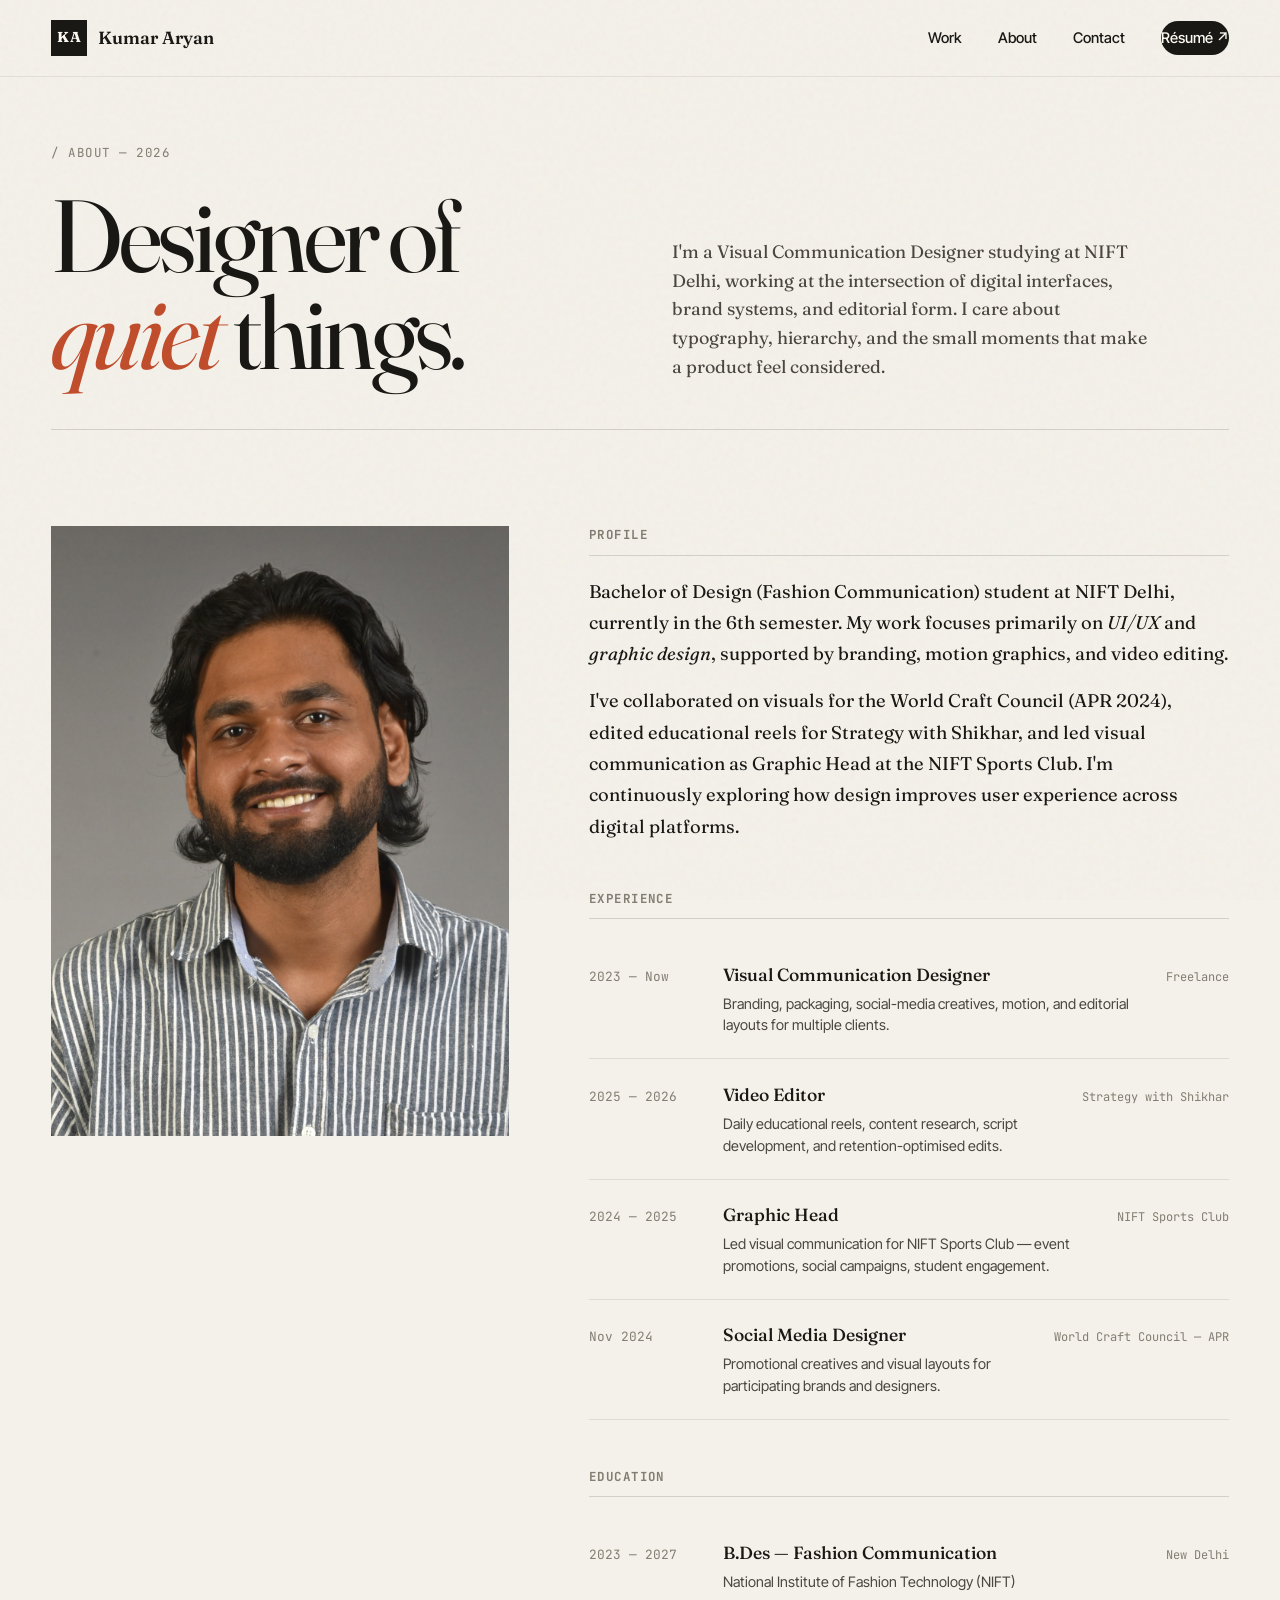
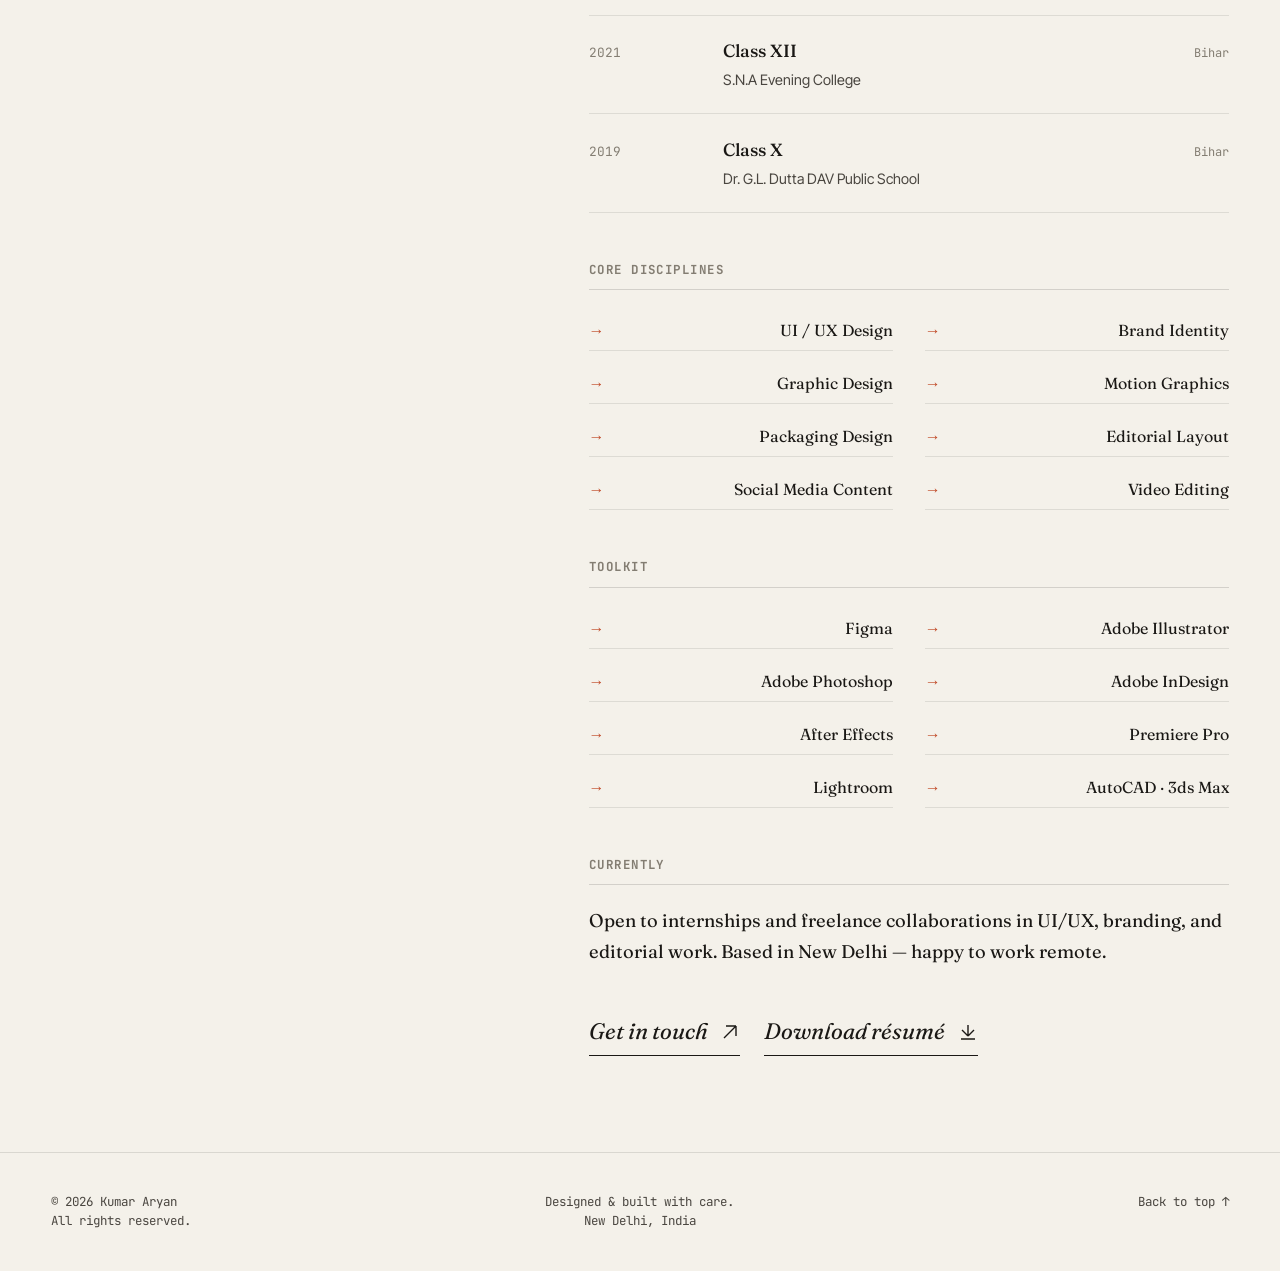
<file: about.html>
<!DOCTYPE html>
<html lang="en">
<head>
<meta charset="UTF-8" />
<meta name="viewport" content="width=device-width, initial-scale=1.0" />
<title>About — Kumar Aryan</title>
<meta name="description" content="About Kumar Aryan — Visual Communication Designer based in New Delhi. Bachelor of Design student at NIFT Delhi with focus on UI/UX and graphics." />
<link rel="icon" href="data:image/svg+xml,%3Csvg xmlns='http://www.w3.org/2000/svg' viewBox='0 0 100 100'%3E%3Ctext y='.9em' font-size='90' font-family='serif' font-weight='700'%3EK%3C/text%3E%3C/svg%3E" />
<link rel="preconnect" href="https://fonts.googleapis.com">
<link rel="preconnect" href="https://fonts.gstatic.com" crossorigin>
<link href="https://fonts.googleapis.com/css2?family=Fraunces:ital,opsz,wght@0,9..144,300;0,9..144,400;0,9..144,500;0,9..144,600;0,9..144,700;0,9..144,900;1,9..144,400;1,9..144,500&family=JetBrains+Mono:wght@400;500&family=Inter+Tight:wght@400;500;600&display=swap" rel="stylesheet">
<link rel="stylesheet" href="styles.css" />
</head>
<body>

<div class="grain"></div>

<!-- NAV -->
<header class="nav">
  <a href="index.html" class="nav__logo">
    <span class="nav__logo-mark">KA</span>
    <span class="nav__logo-text">Kumar Aryan</span>
  </a>
  <nav class="nav__menu">
    <a href="index.html#work">Work</a>
    <a href="about.html">About</a>
    <a href="contact.html">Contact</a>
    <a href="assets/Kumar-Aryan-Resume.pdf" target="_blank" rel="noopener" class="nav__cta">Résumé ↗</a>
  </nav>
  <button class="nav__burger" aria-label="Menu">
    <span></span><span></span>
  </button>
</header>

<main class="page">
  <header class="page__header">
    <div>
      <p class="page__eyebrow">/ About — 2026</p>
      <h1 class="page__title">Designer of <em>quiet</em> things.</h1>
    </div>
    <p class="page__intro">
      I'm a Visual Communication Designer studying at NIFT Delhi, working at the intersection of digital interfaces, brand systems, and editorial form. I care about typography, hierarchy, and the small moments that make a product feel considered.
    </p>
  </header>

  <div class="about-grid">

    <div class="about__photo">
      <img src="assets/aryan.jpeg" alt="Portrait of Kumar Aryan" />
    </div>

    <div class="about__content">

      <h3>Profile</h3>
      <p>
        Bachelor of Design (Fashion Communication) student at NIFT Delhi, currently in the 6th semester. My work focuses primarily on <em>UI/UX</em> and <em>graphic design</em>, supported by branding, motion graphics, and video editing.
      </p>
      <p>
        I've collaborated on visuals for the World Craft Council (APR 2024), edited educational reels for Strategy with Shikhar, and led visual communication as Graphic Head at the NIFT Sports Club. I'm continuously exploring how design improves user experience across digital platforms.
      </p>

      <h3>Experience</h3>

      <div class="timeline-item">
        <span class="timeline-item__year">2023 — Now</span>
        <div>
          <div class="timeline-item__title">Visual Communication Designer</div>
          <div class="timeline-item__desc">Branding, packaging, social-media creatives, motion, and editorial layouts for multiple clients.</div>
        </div>
        <span class="timeline-item__place">Freelance</span>
      </div>

      <div class="timeline-item">
        <span class="timeline-item__year">2025 — 2026</span>
        <div>
          <div class="timeline-item__title">Video Editor</div>
          <div class="timeline-item__desc">Daily educational reels, content research, script development, and retention-optimised edits.</div>
        </div>
        <span class="timeline-item__place">Strategy with Shikhar</span>
      </div>

      <div class="timeline-item">
        <span class="timeline-item__year">2024 — 2025</span>
        <div>
          <div class="timeline-item__title">Graphic Head</div>
          <div class="timeline-item__desc">Led visual communication for NIFT Sports Club — event promotions, social campaigns, student engagement.</div>
        </div>
        <span class="timeline-item__place">NIFT Sports Club</span>
      </div>

      <div class="timeline-item">
        <span class="timeline-item__year">Nov 2024</span>
        <div>
          <div class="timeline-item__title">Social Media Designer</div>
          <div class="timeline-item__desc">Promotional creatives and visual layouts for participating brands and designers.</div>
        </div>
        <span class="timeline-item__place">World Craft Council — APR</span>
      </div>

      <h3>Education</h3>

      <div class="timeline-item">
        <span class="timeline-item__year">2023 — 2027</span>
        <div>
          <div class="timeline-item__title">B.Des — Fashion Communication</div>
          <div class="timeline-item__desc">National Institute of Fashion Technology (NIFT)</div>
        </div>
        <span class="timeline-item__place">New Delhi</span>
      </div>

      <div class="timeline-item">
        <span class="timeline-item__year">2021</span>
        <div>
          <div class="timeline-item__title">Class XII</div>
          <div class="timeline-item__desc">S.N.A Evening College</div>
        </div>
        <span class="timeline-item__place">Bihar</span>
      </div>

      <div class="timeline-item">
        <span class="timeline-item__year">2019</span>
        <div>
          <div class="timeline-item__title">Class X</div>
          <div class="timeline-item__desc">Dr. G.L. Dutta DAV Public School</div>
        </div>
        <span class="timeline-item__place">Bihar</span>
      </div>

      <h3>Core Disciplines</h3>
      <div class="skills-grid">
        <div class="skill-pill">UI / UX Design</div>
        <div class="skill-pill">Brand Identity</div>
        <div class="skill-pill">Graphic Design</div>
        <div class="skill-pill">Motion Graphics</div>
        <div class="skill-pill">Packaging Design</div>
        <div class="skill-pill">Editorial Layout</div>
        <div class="skill-pill">Social Media Content</div>
        <div class="skill-pill">Video Editing</div>
      </div>

      <h3>Toolkit</h3>
      <div class="skills-grid">
        <div class="skill-pill">Figma</div>
        <div class="skill-pill">Adobe Illustrator</div>
        <div class="skill-pill">Adobe Photoshop</div>
        <div class="skill-pill">Adobe InDesign</div>
        <div class="skill-pill">After Effects</div>
        <div class="skill-pill">Premiere Pro</div>
        <div class="skill-pill">Lightroom</div>
        <div class="skill-pill">AutoCAD · 3ds Max</div>
      </div>

      <h3>Currently</h3>
      <p>
        Open to internships and freelance collaborations in UI/UX, branding, and editorial work. Based in New Delhi — happy to work remote.
      </p>

      <div style="margin-top: 3rem; display: flex; gap: 1.5rem; flex-wrap: wrap;">
        <a href="contact.html" class="btn-arrow">
          Get in touch
          <svg width="20" height="20" viewBox="0 0 20 20" fill="none"><path d="M4 16L16 4M16 4H6M16 4V14" stroke="currentColor" stroke-width="1.4"/></svg>
        </a>
        <a href="assets/Kumar-Aryan-Resume.pdf" target="_blank" rel="noopener" class="btn-arrow">
          Download résumé
          <svg width="20" height="20" viewBox="0 0 20 20" fill="none"><path d="M10 3V14M10 14L4 8M10 14L16 8M3 17H17" stroke="currentColor" stroke-width="1.4"/></svg>
        </a>
      </div>

    </div>
  </div>
</main>

<!-- FOOTER -->
<footer class="footer">
  <div class="footer__left">
    <p>© 2026 Kumar Aryan</p>
    <p>All rights reserved.</p>
  </div>
  <div class="footer__center">
    <p>Designed & built with care.</p>
    <p>New Delhi, India</p>
  </div>
  <div class="footer__right">
    <a href="#top">Back to top ↑</a>
  </div>
</footer>

<script src="script.js"></script>
</body>
</html>
</file>
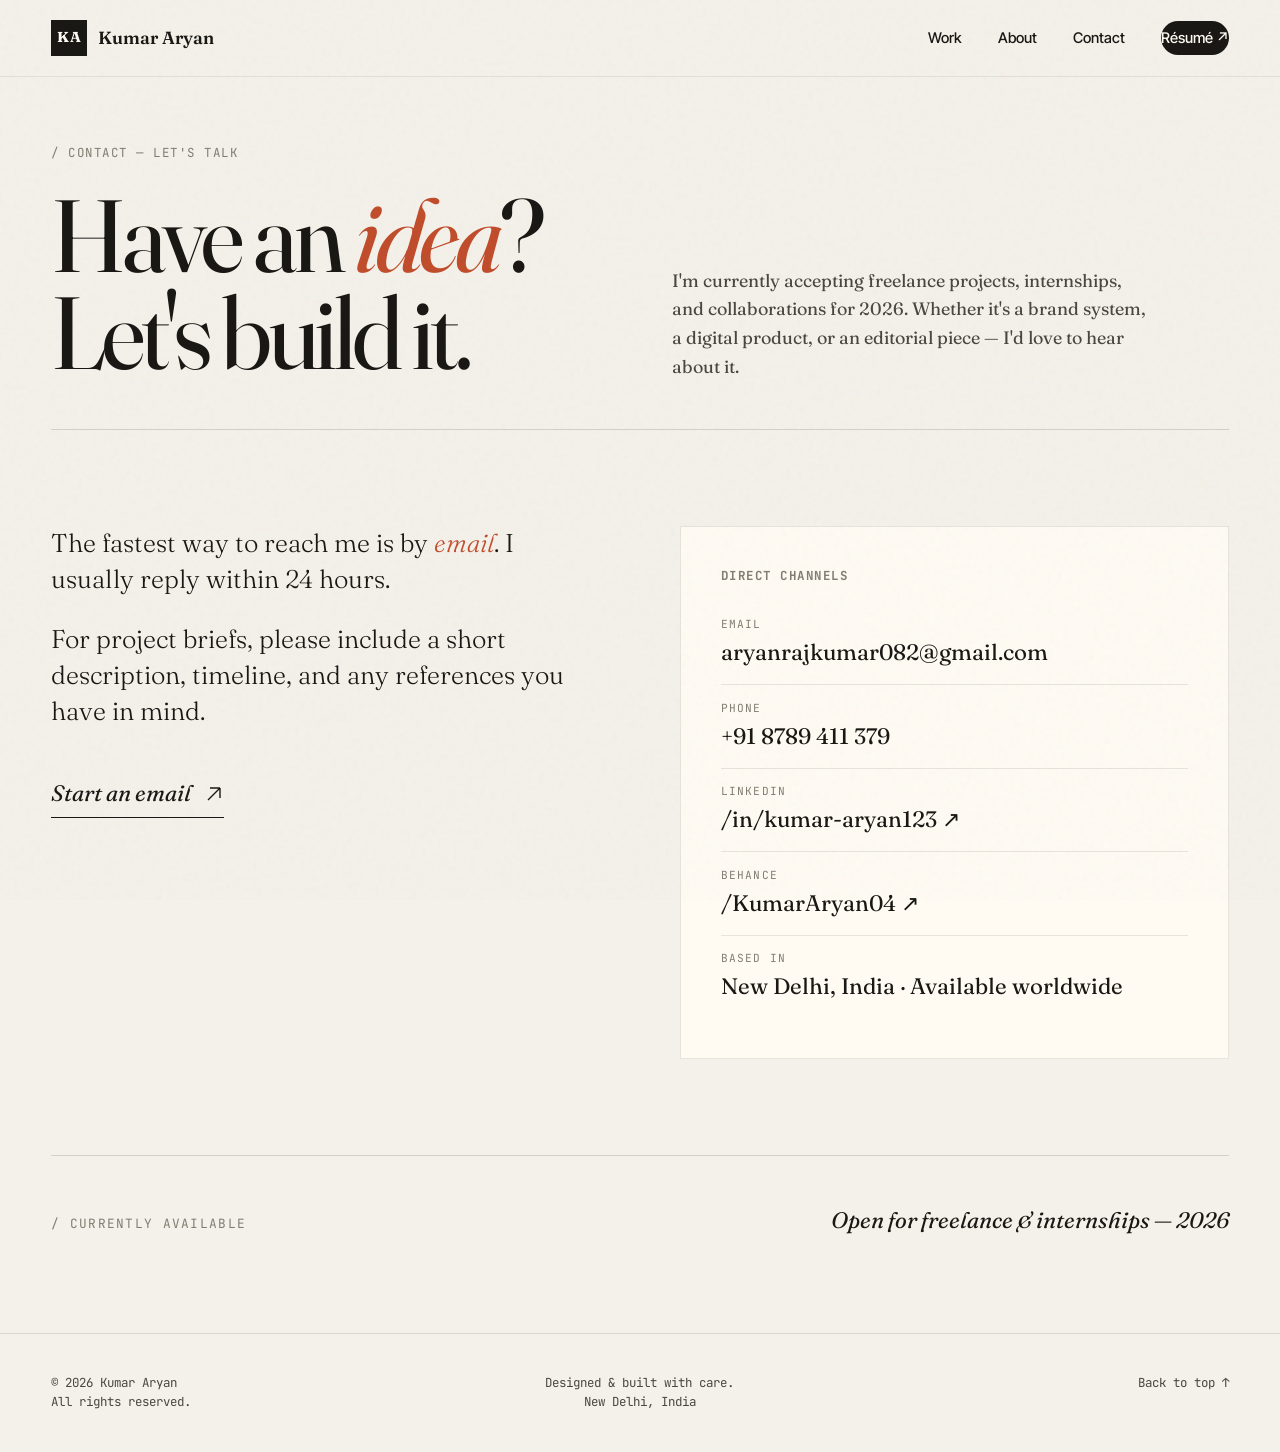
<file: contact.html>
<!DOCTYPE html>
<html lang="en">
<head>
<meta charset="UTF-8" />
<meta name="viewport" content="width=device-width, initial-scale=1.0" />
<title>Contact — Kumar Aryan</title>
<meta name="description" content="Get in touch with Kumar Aryan — Visual Communication Designer. Available for freelance projects and internships." />
<link rel="icon" href="data:image/svg+xml,%3Csvg xmlns='http://www.w3.org/2000/svg' viewBox='0 0 100 100'%3E%3Ctext y='.9em' font-size='90' font-family='serif' font-weight='700'%3EK%3C/text%3E%3C/svg%3E" />
<link rel="preconnect" href="https://fonts.googleapis.com">
<link rel="preconnect" href="https://fonts.gstatic.com" crossorigin>
<link href="https://fonts.googleapis.com/css2?family=Fraunces:ital,opsz,wght@0,9..144,300;0,9..144,400;0,9..144,500;0,9..144,600;0,9..144,700;0,9..144,900;1,9..144,400;1,9..144,500&family=JetBrains+Mono:wght@400;500&family=Inter+Tight:wght@400;500;600&display=swap" rel="stylesheet">
<link rel="stylesheet" href="styles.css" />
</head>
<body>

<div class="grain"></div>

<!-- NAV -->
<header class="nav">
  <a href="index.html" class="nav__logo">
    <span class="nav__logo-mark">KA</span>
    <span class="nav__logo-text">Kumar Aryan</span>
  </a>
  <nav class="nav__menu">
    <a href="index.html#work">Work</a>
    <a href="about.html">About</a>
    <a href="contact.html">Contact</a>
    <a href="assets/Kumar-Aryan-Resume.pdf" target="_blank" rel="noopener" class="nav__cta">Résumé ↗</a>
  </nav>
  <button class="nav__burger" aria-label="Menu">
    <span></span><span></span>
  </button>
</header>

<main class="page">
  <header class="page__header">
    <div>
      <p class="page__eyebrow">/ Contact — Let's talk</p>
      <h1 class="page__title">Have an <em>idea</em>? Let's build it.</h1>
    </div>
    <p class="page__intro">
      I'm currently accepting freelance projects, internships, and collaborations for 2026. Whether it's a brand system, a digital product, or an editorial piece — I'd love to hear about it.
    </p>
  </header>

  <div class="contact-grid">

    <div>
      <div class="contact-cta">
        <p>
          The fastest way to reach me is by <em>email</em>. I usually reply within 24 hours.
        </p>
        <p>
          For project briefs, please include a short description, timeline, and any references you have in mind.
        </p>
      </div>

      <div style="margin-top: 3rem;">
        <a href="mailto:aryanrajkumar082@gmail.com?subject=Project%20Inquiry" class="btn-arrow">
          Start an email
          <svg width="20" height="20" viewBox="0 0 20 20" fill="none"><path d="M4 16L16 4M16 4H6M16 4V14" stroke="currentColor" stroke-width="1.4"/></svg>
        </a>
      </div>
    </div>

    <div class="contact-card">
      <h3>Direct Channels</h3>

      <a href="mailto:aryanrajkumar082@gmail.com" class="contact-card__item">
        <small>Email</small>
        aryanrajkumar082@gmail.com
      </a>

      <a href="tel:+918789411379" class="contact-card__item">
        <small>Phone</small>
        +91 8789 411 379
      </a>

      <a href="https://www.linkedin.com/in/kumar-aryan123" target="_blank" rel="noopener" class="contact-card__item">
        <small>LinkedIn</small>
        /in/kumar-aryan123 ↗
      </a>

      <a href="https://www.behance.net/KumarAryan04" target="_blank" rel="noopener" class="contact-card__item">
        <small>Behance</small>
        /KumarAryan04 ↗
      </a>

      <div class="contact-card__item" style="cursor: default;">
        <small>Based in</small>
        New Delhi, India · Available worldwide
      </div>
    </div>

  </div>

  <div style="margin-top: 6rem; padding-top: 3rem; border-top: 1px solid rgba(26,24,21,0.15); display: flex; justify-content: space-between; align-items: baseline; flex-wrap: wrap; gap: 2rem;">
    <p style="font-family: var(--mono); font-size: 0.8rem; color: var(--ink-mute); letter-spacing: 0.1em; text-transform: uppercase;">
      / Currently available
    </p>
    <p style="font-family: var(--serif); font-style: italic; font-size: 1.4rem;">
      Open for freelance & internships — 2026
    </p>
  </div>

</main>

<!-- FOOTER -->
<footer class="footer">
  <div class="footer__left">
    <p>© 2026 Kumar Aryan</p>
    <p>All rights reserved.</p>
  </div>
  <div class="footer__center">
    <p>Designed & built with care.</p>
    <p>New Delhi, India</p>
  </div>
  <div class="footer__right">
    <a href="#top">Back to top ↑</a>
  </div>
</footer>

<script src="script.js"></script>
</body>
</html>
</file>
<file: styles.css>
/* =========================================================
   KUMAR ARYAN — PORTFOLIO
   Aesthetic: Editorial · Refined · Asymmetric · Serif-led
   ========================================================= */

:root {
  --bg: #f4f1ea;
  --bg-2: #ebe6db;
  --ink: #1a1815;
  --ink-soft: #4a4640;
  --ink-mute: #837d72;
  --accent: #c14d2c;
  --accent-soft: #e7866b;
  --paper: #fffbf3;
  --dark: #14110d;
  --dark-2: #1f1c17;

  --serif: "Fraunces", "Times New Roman", serif;
  --sans: "Inter Tight", system-ui, sans-serif;
  --mono: "JetBrains Mono", ui-monospace, monospace;

  --max: 1440px;
  --pad-x: clamp(1.25rem, 4vw, 4rem);
  --radius: 2px;

  --ease: cubic-bezier(0.22, 1, 0.36, 1);
}

* { box-sizing: border-box; margin: 0; padding: 0; }

html { scroll-behavior: smooth; }

body {
  background: var(--bg);
  color: var(--ink);
  font-family: var(--sans);
  font-size: 16px;
  line-height: 1.5;
  -webkit-font-smoothing: antialiased;
  text-rendering: optimizeLegibility;
  overflow-x: hidden;
}

a { color: inherit; text-decoration: none; }
img { display: block; max-width: 100%; }

::selection { background: var(--accent); color: var(--paper); }

/* Grain overlay */
.grain {
  position: fixed; inset: 0;
  pointer-events: none;
  z-index: 1000;
  opacity: 0.05;
  mix-blend-mode: multiply;
  background-image: url("data:image/svg+xml,%3Csvg viewBox='0 0 200 200' xmlns='http://www.w3.org/2000/svg'%3E%3Cfilter id='n'%3E%3CfeTurbulence type='fractalNoise' baseFrequency='0.85' numOctaves='3' stitchTiles='stitch'/%3E%3C/filter%3E%3Crect width='100%25' height='100%25' filter='url(%23n)'/%3E%3C/svg%3E");
}

/* =========================================================
   NAVIGATION
   ========================================================= */
.nav {
  position: fixed;
  top: 0; left: 0; right: 0;
  z-index: 100;
  display: flex;
  align-items: center;
  justify-content: space-between;
  padding: 1.25rem var(--pad-x);
  background: rgba(244, 241, 234, 0.78);
  backdrop-filter: blur(12px);
  -webkit-backdrop-filter: blur(12px);
  border-bottom: 1px solid rgba(26, 24, 21, 0.08);
}

.nav__logo {
  display: flex;
  align-items: center;
  gap: 0.7rem;
  font-family: var(--serif);
  font-weight: 600;
  font-size: 1.1rem;
}

.nav__logo-mark {
  width: 36px; height: 36px;
  background: var(--ink);
  color: var(--paper);
  display: grid; place-items: center;
  font-family: var(--serif);
  font-weight: 700;
  font-size: 0.9rem;
  letter-spacing: 0.05em;
  transition: background 0.4s var(--ease);
}

.nav__logo:hover .nav__logo-mark {
  background: var(--accent);
}

.nav__menu {
  display: flex;
  align-items: center;
  gap: 2.25rem;
  font-size: 0.92rem;
  font-weight: 500;
}

.nav__menu a {
  position: relative;
  padding: 0.4rem 0;
  transition: color 0.3s var(--ease);
}

.nav__menu a:not(.nav__cta)::after {
  content: '';
  position: absolute;
  left: 0; bottom: 0;
  width: 0; height: 1px;
  background: var(--ink);
  transition: width 0.4s var(--ease);
}

.nav__menu a:not(.nav__cta):hover::after { width: 100%; }

.nav__cta {
  padding: 0.55rem 1rem;
  background: var(--ink);
  color: var(--paper);
  border-radius: 999px;
  transition: background 0.3s var(--ease), transform 0.3s var(--ease);
}

.nav__cta:hover { background: var(--accent); transform: translateY(-1px); }

.nav__burger {
  display: none;
  background: none;
  border: none;
  cursor: pointer;
  width: 32px; height: 32px;
  flex-direction: column;
  gap: 6px;
  justify-content: center;
  align-items: center;
}

.nav__burger span {
  display: block;
  width: 22px; height: 1.5px;
  background: var(--ink);
  transition: 0.3s var(--ease);
}

/* =========================================================
   HERO
   ========================================================= */
.hero {
  position: relative;
  min-height: 100vh;
  padding: 7rem var(--pad-x) 3rem;
  display: flex;
  flex-direction: column;
}

.hero__marquee {
  position: absolute;
  top: 5.5rem; left: 0; right: 0;
  overflow: hidden;
  border-top: 1px solid rgba(26, 24, 21, 0.12);
  border-bottom: 1px solid rgba(26, 24, 21, 0.12);
  padding: 0.6rem 0;
  background: var(--bg-2);
}

.hero__marquee-track {
  display: flex;
  gap: 2.5rem;
  white-space: nowrap;
  animation: marquee 35s linear infinite;
  font-family: var(--serif);
  font-style: italic;
  font-size: 1rem;
  color: var(--ink-soft);
}

@keyframes marquee {
  to { transform: translateX(-50%); }
}

.hero__grid {
  margin-top: 4.5rem;
  display: grid;
  grid-template-columns: 1.4fr 1fr;
  gap: 4rem;
  align-items: end;
  flex: 1;
  max-width: var(--max);
  width: 100%;
  margin-left: auto;
  margin-right: auto;
}

.hero__eyebrow {
  display: flex;
  align-items: center;
  gap: 0.6rem;
  font-family: var(--mono);
  font-size: 0.8rem;
  letter-spacing: 0.05em;
  color: var(--ink-soft);
  text-transform: uppercase;
  margin-bottom: 2rem;
  opacity: 0;
  animation: fadeUp 0.9s var(--ease) 0.2s forwards;
}

.dot {
  width: 8px; height: 8px;
  border-radius: 50%;
  background: var(--accent);
  box-shadow: 0 0 0 0 var(--accent);
  animation: pulse 2s ease-out infinite;
}

@keyframes pulse {
  0% { box-shadow: 0 0 0 0 rgba(193, 77, 44, 0.5); }
  100% { box-shadow: 0 0 0 14px rgba(193, 77, 44, 0); }
}

.hero__title {
  font-family: var(--serif);
  font-weight: 400;
  font-size: clamp(3.2rem, 9vw, 8rem);
  line-height: 0.92;
  letter-spacing: -0.04em;
  margin-bottom: 2.5rem;
}

.hero__title .line {
  display: block;
  transform: translateY(110%);
  opacity: 0;
  animation: slideUp 1.1s var(--ease) forwards;
}

.hero__title .line:nth-child(1) { animation-delay: 0.3s; }
.hero__title .line:nth-child(2) { animation-delay: 0.45s; }
.hero__title .line:nth-child(3) { animation-delay: 0.6s; }
.hero__title .line:nth-child(4) { animation-delay: 0.75s; }

.hero__title em {
  font-style: italic;
  font-weight: 500;
  color: var(--accent);
  font-variation-settings: "opsz" 144;
}

@keyframes slideUp {
  to { transform: translateY(0); opacity: 1; }
}

@keyframes fadeUp {
  from { opacity: 0; transform: translateY(20px); }
  to { opacity: 1; transform: translateY(0); }
}

.hero__meta {
  display: flex;
  flex-wrap: wrap;
  gap: 2.5rem;
  padding-top: 2rem;
  border-top: 1px solid rgba(26, 24, 21, 0.12);
  opacity: 0;
  animation: fadeUp 0.9s var(--ease) 1s forwards;
}

.hero__meta-label {
  display: block;
  font-family: var(--mono);
  font-size: 0.72rem;
  text-transform: uppercase;
  letter-spacing: 0.08em;
  color: var(--ink-mute);
  margin-bottom: 0.4rem;
}

.hero__meta-value {
  font-family: var(--serif);
  font-size: 1.05rem;
  font-weight: 500;
}

.hero__right {
  position: relative;
}

.hero__portrait {
  position: relative;
  aspect-ratio: 3/4;
  overflow: hidden;
  background: var(--ink);
  transform: rotate(1.5deg);
  transition: transform 0.7s var(--ease);
  opacity: 0;
  animation: portraitIn 1.2s var(--ease) 0.5s forwards;
}

@keyframes portraitIn {
  from { opacity: 0; transform: rotate(1.5deg) translateY(40px); }
  to { opacity: 1; transform: rotate(1.5deg) translateY(0); }
}

.hero__portrait:hover {
  transform: rotate(0deg);
}

.hero__portrait img {
  width: 100%; height: 100%;
  object-fit: cover;
  object-position: center 20%;
  filter: contrast(1.05) saturate(0.92);
  transition: transform 1s var(--ease);
}

.hero__portrait:hover img { transform: scale(1.04); }

.hero__portrait-label {
  position: absolute;
  bottom: 1rem; left: 1rem; right: 1rem;
  display: flex;
  justify-content: space-between;
  font-family: var(--mono);
  font-size: 0.75rem;
  color: var(--paper);
  text-transform: uppercase;
  letter-spacing: 0.1em;
  padding-top: 0.75rem;
  border-top: 1px solid rgba(255, 251, 243, 0.3);
}

.hero__scroll {
  position: absolute;
  bottom: 2rem;
  left: 50%;
  transform: translateX(-50%);
  display: flex;
  flex-direction: column;
  align-items: center;
  gap: 0.8rem;
  font-family: var(--mono);
  font-size: 0.7rem;
  text-transform: uppercase;
  letter-spacing: 0.15em;
  color: var(--ink-mute);
  opacity: 0;
  animation: fadeUp 1s var(--ease) 1.4s forwards;
}

.hero__scroll svg {
  animation: bob 2.4s ease-in-out infinite;
}

@keyframes bob {
  0%, 100% { transform: translateY(0); }
  50% { transform: translateY(8px); }
}

/* =========================================================
   SECTION HEAD
   ========================================================= */
.section-head {
  max-width: var(--max);
  margin: 0 auto 4rem;
  padding: 0 var(--pad-x);
  display: grid;
  grid-template-columns: auto 1fr;
  gap: 1rem 3rem;
  align-items: start;
}

.section-head__index {
  font-family: var(--mono);
  font-size: 0.8rem;
  letter-spacing: 0.1em;
  color: var(--ink-mute);
  padding-top: 0.6rem;
}

.section-head__title {
  font-family: var(--serif);
  font-weight: 400;
  font-style: italic;
  font-size: clamp(2.5rem, 6vw, 5rem);
  line-height: 1;
  letter-spacing: -0.03em;
  grid-column: 2;
}

.section-head__caption {
  grid-column: 2;
  max-width: 520px;
  font-size: 1rem;
  color: var(--ink-soft);
  line-height: 1.6;
  margin-top: 1rem;
}

/* =========================================================
   PROJECTS GRID
   ========================================================= */
.work {
  padding: 8rem 0 6rem;
  position: relative;
}

.projects {
  max-width: var(--max);
  margin: 0 auto;
  padding: 0 var(--pad-x);
  display: grid;
  grid-template-columns: repeat(12, 1fr);
  gap: 2rem 1.5rem;
}

.project {
  position: relative;
  display: block;
  overflow: hidden;
  cursor: pointer;
  opacity: 0;
  transform: translateY(40px);
  transition: opacity 0.9s var(--ease), transform 0.9s var(--ease);
}

.project.in-view {
  opacity: 1;
  transform: translateY(0);
}

/* Asymmetric layout */
.project:nth-child(1) { grid-column: span 7; }
.project:nth-child(2) { grid-column: span 5; }
.project:nth-child(3) { grid-column: span 5; }
.project:nth-child(4) { grid-column: span 7; }
.project:nth-child(5) { grid-column: span 4; }
.project:nth-child(6) { grid-column: span 4; }
.project:nth-child(7) { grid-column: span 4; }
.project:nth-child(8) { grid-column: span 6; }
.project:nth-child(9) { grid-column: span 6; }
.project:nth-child(10) { grid-column: span 12; }

.project__media {
  position: relative;
  overflow: hidden;
  background: var(--bg-2);
  aspect-ratio: 4/3;
  margin-bottom: 1rem;
}

.project:nth-child(10) .project__media {
  aspect-ratio: 16/7;
}

.project__media img {
  width: 100%; height: 100%;
  object-fit: cover;
  transition: transform 1.2s var(--ease), filter 0.6s var(--ease);
  filter: saturate(0.95);
}

.project:hover .project__media img {
  transform: scale(1.06);
  filter: saturate(1);
}

.project__overlay {
  position: absolute;
  inset: 0;
  background: linear-gradient(to top, rgba(20,17,13,0.55) 0%, transparent 50%);
  opacity: 0;
  transition: opacity 0.5s var(--ease);
  display: flex;
  align-items: flex-end;
  justify-content: flex-end;
  padding: 1.25rem;
}

.project:hover .project__overlay { opacity: 1; }

.project__view {
  display: flex;
  align-items: center;
  gap: 0.5rem;
  padding: 0.6rem 1rem;
  background: var(--paper);
  color: var(--ink);
  font-family: var(--mono);
  font-size: 0.72rem;
  text-transform: uppercase;
  letter-spacing: 0.1em;
  transform: translateY(10px);
  transition: transform 0.5s var(--ease);
}

.project:hover .project__view { transform: translateY(0); }

.project__info {
  display: flex;
  justify-content: space-between;
  align-items: baseline;
  gap: 1.5rem;
  padding-top: 0.6rem;
  border-top: 1px solid rgba(26, 24, 21, 0.15);
}

.project__title {
  font-family: var(--serif);
  font-weight: 500;
  font-size: clamp(1.05rem, 1.6vw, 1.4rem);
  line-height: 1.2;
  letter-spacing: -0.01em;
  flex: 1;
}

.project__title em {
  font-style: italic;
  color: var(--accent);
  font-weight: 400;
}

.project__cat {
  font-family: var(--mono);
  font-size: 0.7rem;
  color: var(--ink-mute);
  text-transform: uppercase;
  letter-spacing: 0.1em;
  white-space: nowrap;
}

.project__num {
  position: absolute;
  top: 0.75rem; left: 0.75rem;
  font-family: var(--mono);
  font-size: 0.7rem;
  color: var(--paper);
  background: rgba(20, 17, 13, 0.6);
  padding: 0.25rem 0.55rem;
  letter-spacing: 0.1em;
  backdrop-filter: blur(4px);
  z-index: 2;
}

.work__footer {
  max-width: var(--max);
  margin: 5rem auto 0;
  padding: 0 var(--pad-x);
  display: flex;
  justify-content: center;
}

.btn-arrow {
  display: inline-flex;
  align-items: center;
  gap: 0.8rem;
  font-family: var(--serif);
  font-style: italic;
  font-size: 1.4rem;
  font-weight: 400;
  border-bottom: 1px solid var(--ink);
  padding-bottom: 0.4rem;
  transition: gap 0.4s var(--ease), color 0.3s var(--ease);
}

.btn-arrow:hover { gap: 1.4rem; color: var(--accent); }
.btn-arrow:hover svg { transform: rotate(0deg); }
.btn-arrow svg { transition: transform 0.4s var(--ease); }

/* =========================================================
   ABOUT TEASER
   ========================================================= */
.about-teaser {
  background: var(--dark);
  color: var(--paper);
  padding: 7rem var(--pad-x);
  margin-top: 4rem;
  position: relative;
  overflow: hidden;
}

.about-teaser::before {
  content: '';
  position: absolute;
  top: -50%; right: -20%;
  width: 600px; height: 600px;
  background: radial-gradient(circle, rgba(193,77,44,0.18) 0%, transparent 70%);
  pointer-events: none;
}

.about-teaser__inner {
  max-width: var(--max);
  margin: 0 auto;
  position: relative;
}

.about-teaser .section-head__index { color: rgba(255, 251, 243, 0.5); }

.about-teaser__quote {
  font-family: var(--serif);
  font-weight: 300;
  font-size: clamp(2rem, 4.5vw, 4rem);
  line-height: 1.1;
  letter-spacing: -0.02em;
  max-width: 1100px;
  margin: 1.5rem 0 4rem;
}

.about-teaser__quote em {
  font-style: italic;
  color: var(--accent-soft);
  font-weight: 400;
}

.about-teaser__row {
  display: grid;
  grid-template-columns: 1fr 1fr auto;
  gap: 3rem;
  align-items: end;
  padding-top: 3rem;
  border-top: 1px solid rgba(255, 251, 243, 0.15);
}

.about-teaser__label {
  font-family: var(--mono);
  font-size: 0.72rem;
  text-transform: uppercase;
  letter-spacing: 0.1em;
  color: rgba(255, 251, 243, 0.5);
  margin-bottom: 0.5rem;
}

.about-teaser__value {
  font-family: var(--serif);
  font-size: 1.1rem;
  line-height: 1.4;
}

.btn-arrow--dark {
  color: var(--paper);
  border-bottom-color: var(--paper);
}

.btn-arrow--dark:hover { color: var(--accent-soft); border-bottom-color: var(--accent-soft); }

/* =========================================================
   CONTACT BAND
   ========================================================= */
.contact-band {
  padding: 7rem var(--pad-x) 5rem;
  max-width: var(--max);
  margin: 0 auto;
}

.contact-band__eyebrow {
  font-family: var(--mono);
  font-size: 0.8rem;
  letter-spacing: 0.1em;
  color: var(--ink-mute);
  margin-bottom: 2.5rem;
  text-transform: uppercase;
}

.contact-band__title {
  font-family: var(--serif);
  font-weight: 400;
  font-style: italic;
  font-size: clamp(3rem, 9vw, 8rem);
  line-height: 0.95;
  letter-spacing: -0.04em;
  margin-bottom: 3rem;
}

.contact-band__email {
  display: inline-block;
  font-family: var(--serif);
  font-size: clamp(1.5rem, 3vw, 2.5rem);
  font-weight: 400;
  border-bottom: 2px solid var(--ink);
  padding-bottom: 0.3rem;
  transition: color 0.3s var(--ease), border-color 0.3s var(--ease);
}

.contact-band__email:hover { color: var(--accent); border-color: var(--accent); }

.contact-band__links {
  margin-top: 3rem;
  display: flex;
  flex-wrap: wrap;
  gap: 2rem;
  font-family: var(--mono);
  font-size: 0.85rem;
}

.contact-band__links a {
  position: relative;
  padding-bottom: 4px;
  transition: color 0.3s var(--ease);
}

.contact-band__links a::after {
  content: '';
  position: absolute;
  left: 0; bottom: 0;
  width: 100%; height: 1px;
  background: var(--ink-mute);
  transform: scaleX(0.4);
  transform-origin: left;
  transition: transform 0.4s var(--ease);
}

.contact-band__links a:hover { color: var(--accent); }
.contact-band__links a:hover::after { transform: scaleX(1); background: var(--accent); }

/* =========================================================
   FOOTER
   ========================================================= */
.footer {
  border-top: 1px solid rgba(26, 24, 21, 0.12);
  padding: 2.5rem var(--pad-x);
  display: grid;
  grid-template-columns: 1fr 1fr 1fr;
  gap: 2rem;
  font-family: var(--mono);
  font-size: 0.78rem;
  color: var(--ink-soft);
  max-width: var(--max);
  margin: 0 auto;
}

.footer__center { text-align: center; }
.footer__right { text-align: right; }
.footer a { transition: color 0.3s var(--ease); }
.footer a:hover { color: var(--accent); }

/* =========================================================
   ABOUT PAGE
   ========================================================= */
.page {
  padding: 9rem var(--pad-x) 6rem;
  max-width: var(--max);
  margin: 0 auto;
  min-height: 100vh;
}

.page__header {
  display: grid;
  grid-template-columns: 1fr 1fr;
  gap: 4rem;
  align-items: end;
  margin-bottom: 6rem;
  padding-bottom: 3rem;
  border-bottom: 1px solid rgba(26, 24, 21, 0.15);
}

.page__eyebrow {
  font-family: var(--mono);
  font-size: 0.78rem;
  letter-spacing: 0.12em;
  text-transform: uppercase;
  color: var(--ink-mute);
  margin-bottom: 1.5rem;
}

.page__title {
  font-family: var(--serif);
  font-weight: 400;
  font-size: clamp(3rem, 8vw, 6.5rem);
  line-height: 0.95;
  letter-spacing: -0.04em;
}

.page__title em {
  font-style: italic;
  color: var(--accent);
}

.page__intro {
  font-family: var(--serif);
  font-size: clamp(1.1rem, 1.4vw, 1.3rem);
  line-height: 1.6;
  color: var(--ink-soft);
  max-width: 480px;
}

/* About specific */
.about-grid {
  display: grid;
  grid-template-columns: 1fr 1.4fr;
  gap: 5rem;
  align-items: start;
}

.about__photo {
  position: sticky;
  top: 7rem;
  aspect-ratio: 3/4;
  overflow: hidden;
  background: var(--ink);
}

.about__photo img {
  width: 100%; height: 100%;
  object-fit: cover;
  object-position: center 25%;
  transition: transform 0.8s var(--ease);
}

.about__photo:hover img { transform: scale(1.04); }

.about__content h3 {
  font-family: var(--mono);
  font-size: 0.78rem;
  text-transform: uppercase;
  letter-spacing: 0.12em;
  color: var(--ink-mute);
  margin: 3rem 0 1.25rem;
  padding-bottom: 0.6rem;
  border-bottom: 1px solid rgba(26, 24, 21, 0.15);
}

.about__content h3:first-child { margin-top: 0; }

.about__content p {
  font-family: var(--serif);
  font-size: 1.15rem;
  line-height: 1.7;
  color: var(--ink);
  margin-bottom: 1rem;
}

.about__content p + p { margin-top: 0.5rem; }

.timeline-item {
  display: grid;
  grid-template-columns: 110px 1fr auto;
  gap: 1.5rem;
  padding: 1.4rem 0;
  border-bottom: 1px solid rgba(26, 24, 21, 0.1);
  align-items: baseline;
}

.timeline-item:last-child { border-bottom: none; }

.timeline-item__year {
  font-family: var(--mono);
  font-size: 0.8rem;
  color: var(--ink-mute);
}

.timeline-item__title {
  font-family: var(--serif);
  font-size: 1.1rem;
  font-weight: 500;
}

.timeline-item__desc {
  font-size: 0.9rem;
  color: var(--ink-soft);
  margin-top: 0.3rem;
}

.timeline-item__place {
  font-family: var(--mono);
  font-size: 0.75rem;
  color: var(--ink-mute);
  text-align: right;
}

.skills-grid {
  display: grid;
  grid-template-columns: repeat(2, 1fr);
  gap: 0.75rem 2rem;
  margin-top: 0.5rem;
}

.skill-pill {
  font-family: var(--serif);
  font-size: 1rem;
  padding: 0.5rem 0;
  border-bottom: 1px solid rgba(26, 24, 21, 0.1);
  display: flex;
  justify-content: space-between;
  align-items: center;
}

.skill-pill::before {
  content: '→ ';
  color: var(--accent);
  margin-right: 0.5rem;
}

/* =========================================================
   CONTACT PAGE
   ========================================================= */
.contact-grid {
  display: grid;
  grid-template-columns: 1fr 1fr;
  gap: 5rem;
  align-items: start;
}

.contact-card {
  background: var(--paper);
  padding: 2.5rem;
  border: 1px solid rgba(26, 24, 21, 0.1);
}

.contact-card h3 {
  font-family: var(--mono);
  font-size: 0.78rem;
  text-transform: uppercase;
  letter-spacing: 0.12em;
  color: var(--ink-mute);
  margin-bottom: 1rem;
}

.contact-card__item {
  font-family: var(--serif);
  font-size: 1.4rem;
  display: block;
  padding: 0.9rem 0;
  border-bottom: 1px solid rgba(26, 24, 21, 0.1);
  transition: color 0.3s var(--ease), padding-left 0.4s var(--ease);
}

.contact-card__item:last-child { border-bottom: none; }
.contact-card__item:hover { color: var(--accent); padding-left: 0.5rem; }
.contact-card__item small {
  display: block;
  font-family: var(--mono);
  font-size: 0.7rem;
  color: var(--ink-mute);
  text-transform: uppercase;
  letter-spacing: 0.1em;
  margin-bottom: 0.2rem;
}

.contact-cta {
  font-family: var(--serif);
  font-size: clamp(1.4rem, 2vw, 2rem);
  line-height: 1.4;
  font-weight: 300;
}

.contact-cta em {
  font-style: italic;
  color: var(--accent);
}

.contact-cta p { margin-bottom: 1.5rem; }

/* =========================================================
   RESPONSIVE
   ========================================================= */
@media (max-width: 1024px) {
  .hero__grid { grid-template-columns: 1fr; gap: 3rem; }
  .hero__right { max-width: 380px; }
  .about-grid { grid-template-columns: 1fr; gap: 3rem; }
  .about__photo { position: relative; top: 0; max-width: 380px; }
  .contact-grid { grid-template-columns: 1fr; gap: 3rem; }
  .page__header { grid-template-columns: 1fr; gap: 2rem; }
  .about-teaser__row { grid-template-columns: 1fr; gap: 2rem; }

  /* Projects: simpler 2-col layout */
  .project:nth-child(n) { grid-column: span 6; }
  .project:nth-child(10) { grid-column: span 12; }
}

@media (max-width: 720px) {
  .nav__menu { display: none; }
  .nav__burger { display: flex; }
  .nav.open .nav__menu {
    display: flex;
    position: absolute;
    top: 100%; left: 0; right: 0;
    flex-direction: column;
    background: var(--paper);
    padding: 2rem var(--pad-x);
    gap: 1.5rem;
    border-bottom: 1px solid rgba(26, 24, 21, 0.1);
    box-shadow: 0 20px 40px -20px rgba(0,0,0,0.15);
  }
  .nav.open .nav__burger span:first-child { transform: rotate(45deg) translate(4px, 4px); }
  .nav.open .nav__burger span:last-child { transform: rotate(-45deg) translate(4px, -4px); }

  .hero { padding-top: 9rem; }
  .hero__marquee { top: 4.5rem; }
  .hero__meta { flex-direction: column; gap: 1.5rem; }
  .project:nth-child(n) { grid-column: span 12; }
  .projects { gap: 3rem 1rem; }
  .section-head { grid-template-columns: 1fr; gap: 0.5rem; }
  .section-head__title { grid-column: 1; }
  .section-head__caption { grid-column: 1; }
  .footer { grid-template-columns: 1fr; text-align: left; }
  .footer__center, .footer__right { text-align: left; }
  .timeline-item { grid-template-columns: 80px 1fr; }
  .timeline-item__place { grid-column: 2; text-align: left; }
  .skills-grid { grid-template-columns: 1fr; }
  .hero__scroll { display: none; }
}

/* Reduced motion */
@media (prefers-reduced-motion: reduce) {
  *, *::before, *::after {
    animation-duration: 0.01ms !important;
    transition-duration: 0.01ms !important;
  }
}
</file>
